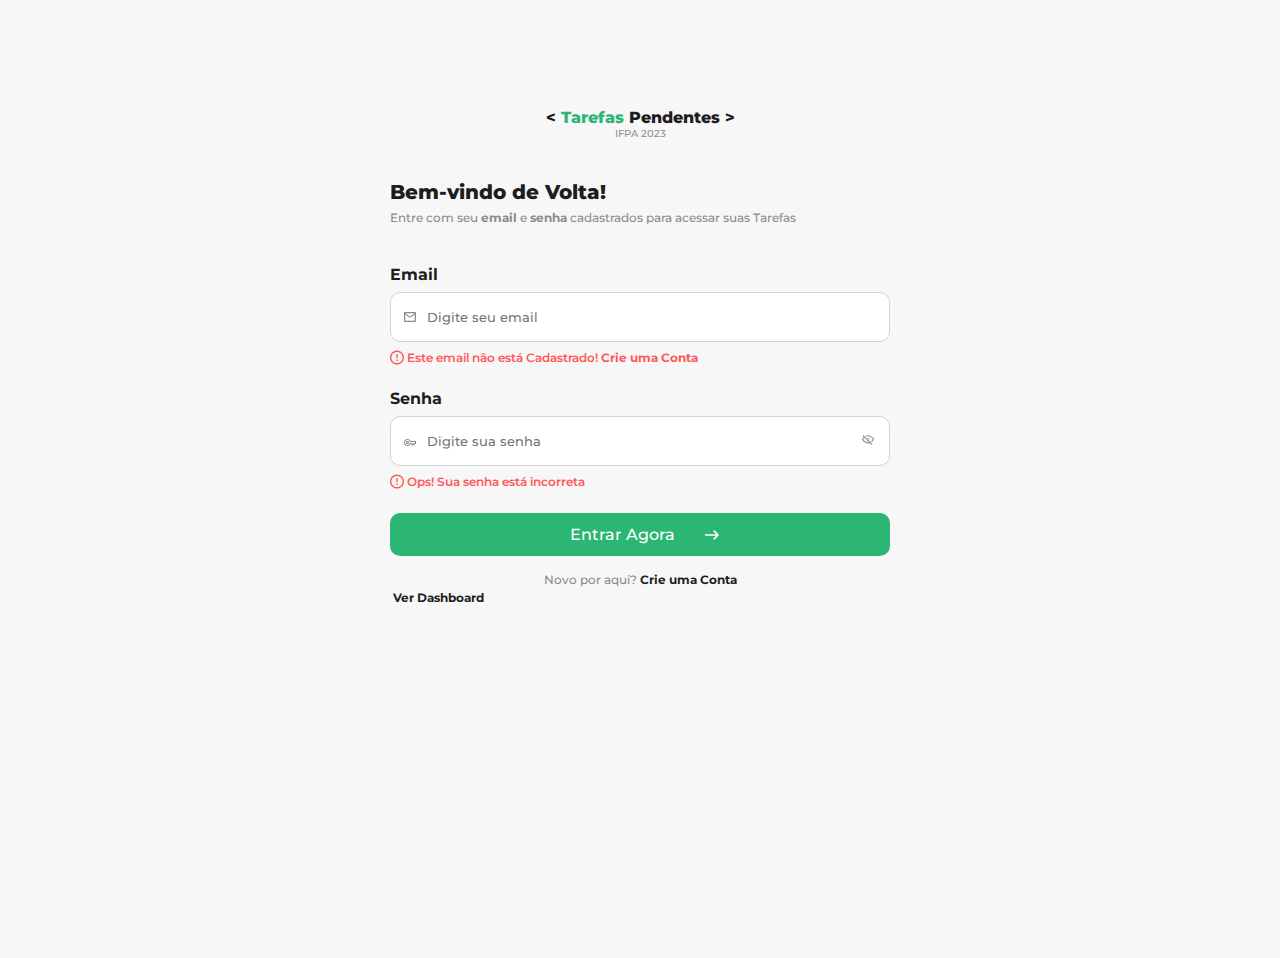
<file: index.html>
<!DOCTYPE html>
<html lang="pt-br">
<head>
    <meta charset="UTF-8">
    <meta name="viewport" content="width=device-width, initial-scale=1.0">
    <title>Login | Tarefas Pendentes IFPA</title>

    <link rel="stylesheet" href="./src/styles/index.css">
    <script src="/src/scripts/senha.js"></script>   
</head>

<body style="background-color: #F7F7F7; min-height: 100vh;display: flex;justify-content: center; margin-bottom: 50px;">
    <div class="body-style" style="width: 500px;">

            <div class="logo-text" style="display: flex; flex-direction: column; align-items: center; margin-top: 40px; margin-bottom: 40px;"> 
                <div class="logo-bold" style="font-size: 16px; font-weight: 800;"> &lt <span class="logo-text verde" style="color:#2BB673;">Tarefas </span>Pendentes &gt</div>
                <div class="logo-slim" style="font-size: 10px; font-weight: 500; color: #8d8d8d;">IFPA 2023</div>
            </div>

            <div class="Login-header">
                <div style="display: flex; flex-direction: row; align-items: center;">
                    <div class="title-header">
                        <span class="extrabold" style="margin-bottom: 6px;"> Bem-vindo de Volta!</span></span>
                        <span class="subtitle">Entre com seu <span class="subtitle-bold"> email </span> e <span class="subtitle-bold">senha</span> cadastrados para acessar suas Tarefas</span>
                    </div>
                </div>
            
            <form action="#" method="post" autocomplete="on">

                <div class="login-div" id="iemail" style="margin-top: 40px;">
                    <span class="title-section">Email</span>

                    <label for="input" class="label"><img src="./src/components/images/Email.svg" alt="Email"></label>                    
                    <input type="email" name="email" class= "input-text" required placeholder="Digite seu email">
                    
                    <span class="input-error" style="display: flex;"> <img src="./src/components/images/Error.svg" style="margin-right: 3px;"> Este email não está Cadastrado! <a class="input-error-link" href="create-profile.html" alt="Criar uma Conta" style="margin-left: 3px ;"> Crie uma Conta</a></div></span>
                

                    <div class="login-div" id="isenha">
                        <span class="title-section">Senha</span>

                        <label for="input" class="label" style="top: 42px;"><img src="./src/components/images/Vector.svg" alt="Senha"></label>

                        <button for="input" class="label" style="left: auto; top: 44px; right: 10px; padding: 0px 6px ;" id="showPassword" onclick="mostrarSenha()"><img id="ver" src="./src/components/images/Olho  ( Desabilitado).svg" alt="Ver Senha"></button>

                        <input type="password" name="senha" class="senha input-text" id="password" minlength="6" maxlength="14" required placeholder="Digite sua senha">
                                                
                        <span class="input-error" style="display: flex;"> <img src="./src/components/images/Error.svg" style="margin-right: 3px;"> Ops! Sua senha está incorreta</span>

                </div>
                
                <div class="login-div" id="isub" style="margin-top: 0px;">

                    <label for="input" class="label" style="top: 36px; left: auto;  margin-left: 63%; box-sizing: border-box;"><img src="./src/components/images/Seta (Entrar).svg" alt="Entrar Agora"></label>

                    <input type="submit" class="input-submit" value="Entrar Agora"> 
                </div>
            </form>

            <div class="paragrapher" style="margin-top: 16px; display: flex;
            justify-content: center;">Novo por aqui? <a class="paragrapher link"href="./src/pages/create-profile.html" alt="Criar uma Conta" style="margin-left: 3px ;"> Crie uma Conta</a></div>

            <a class="paragrapher link"href="./src/pages/dashboard.html" alt="Criar uma Conta" style="margin-left: 3px ;"> Ver Dashboard</a>
        </div>
        </div>
</body>
</html>
</file>
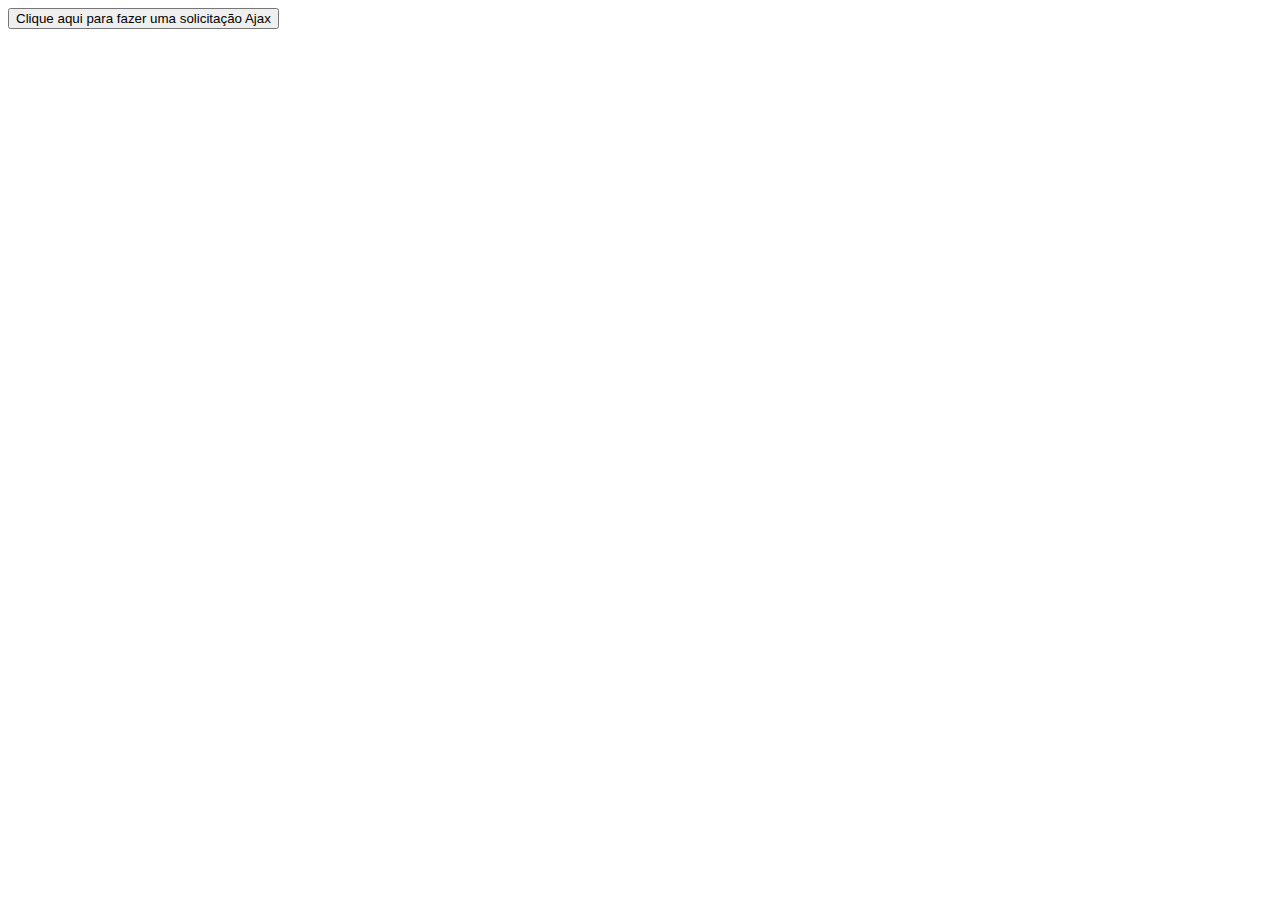
<file: teste.html>
<!DOCTYPE html>
<html lang="en">
<head>
  <meta charset="UTF-8">
  <meta http-equiv="X-UA-Compatible" content="IE=edge">
  <meta name="viewport" content="width=device-width, initial-scale=1.0">
  <title>Document</title>

  <script src="https://code.jquery.com/jquery-3.6.0.min.js"></script>
  <script>
    $(document).ready(function() {
      $("#botao-ajax").click(function() {
        $.ajax({
          url: "task.php",
          type: "GET",
          //data: {},
          success: function(result) {
            $("#resultado-ajax").html(result);
          },
          error: function() {
            alert("Ocorreu um erro ao enviar a solicitação Ajax.");
          }
        });
      });
    });
  </script>

  <link rel="stylesheet" href="./src/styles/dashboard.css">
</head>
<body>
  <button id="botao-ajax">Clique aqui para fazer uma solicitação Ajax</button>
  <div id="resultado-ajax"></div>

</body>
</html>
</file>
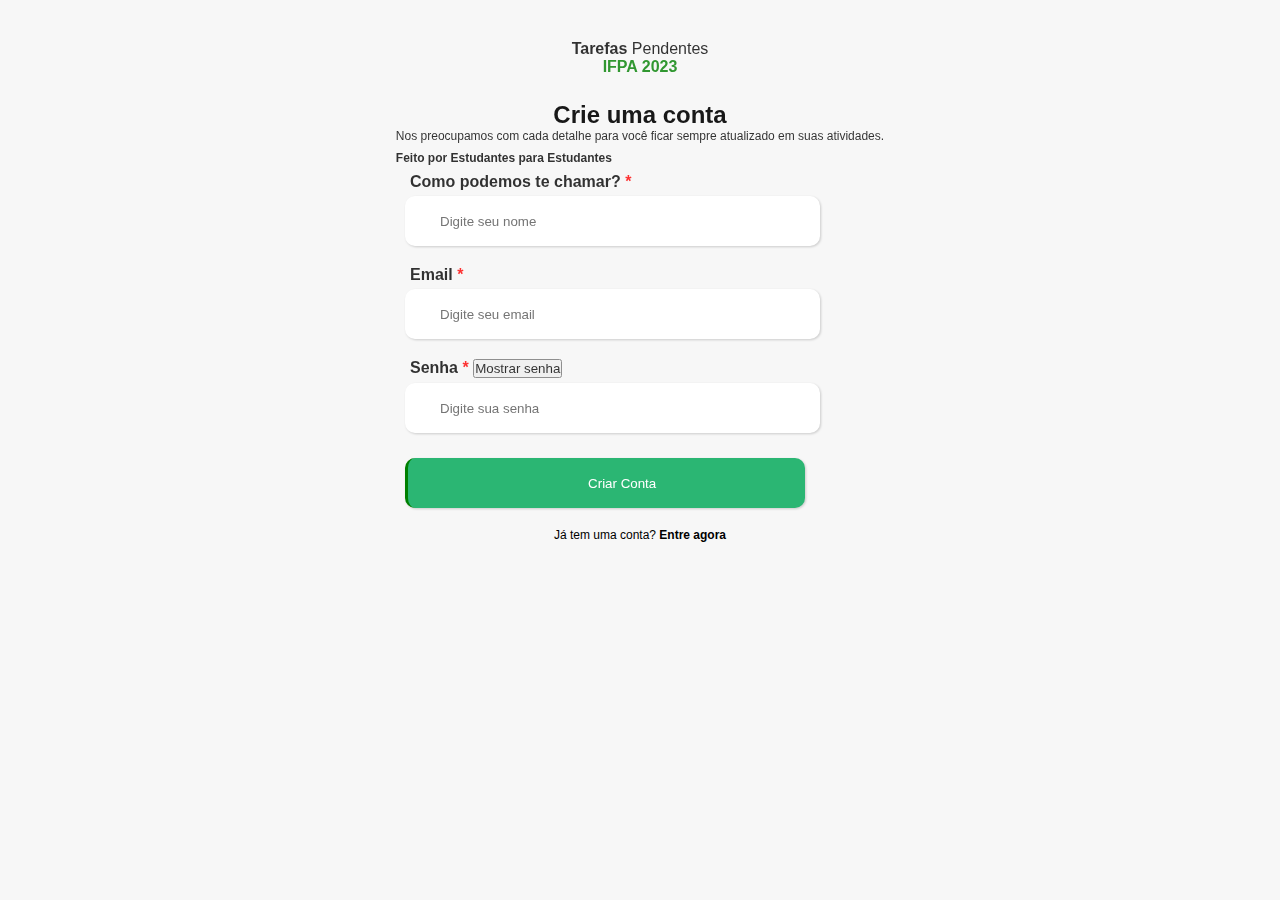
<file: src/pages/cadastro.html>
<!DOCTYPE html>
<html lang="en">
<head>
    <meta charset="UTF-8">
    <meta http-equiv="X-UA-Compatible" content="IE=edge">
    <meta name="viewport" content="width=device-width, initial-scale=1.0">
    <title>cadastro</title>
    <!--Link para os estilos-->
    <link rel="stylesheet" href="../styles/cadastro.css">
    <link rel="stylesheet" href="../styles/MediaQuery.css">
    <!--Link para os scripts-->
</head>
<body>
    <div class="header">
        <span class="span_bold">Tarefas</span> Pendentes
        <span class="span_bold" style="display: block; color: green;">IFPA 2023</span>
    </div>
    <section>
        <h2>Crie uma conta</h2>
        <div class="paragrafos">
            <p class="content">Nos preocupamos com cada detalhe para você ficar sempre atualizado em suas atividades.</p>
            <p class="content"><b>Feito por Estudantes para Estudantes</b></p>
        </div>
        <form action="#" method="post" autocomplete="on">
            <label for="inome">Como podemos te chamar?
                <span style="color: red
                ;">*</span>
            </label>
            
            <input type="text" name="nome" id="inome" placeholder="Digite seu nome" required autocomplete="name">

            <label for="iemail">Email
                <span style="color: red
                ;">*</span>
            </label>
            
            <input type="email" name="iemail" id="iemail" placeholder="Digite seu email" required autocomplete="email">

            <label for="isenha">Senha
                <span style="color: red
                ;">*</span>
                <button type="button" id="showPassword">Mostrar senha</button>
            </label>
            
            <input type="password" name="senha" id="isenha" placeholder="Digite sua senha" required autocomplete="current-password">
            <label for="isubmit">
        
            </label>
            <input type="submit" id="isubmit" value="Criar Conta " class="submit">
        </form>
        
        <span style="font-size: 12px;">Já tem uma conta?<a href="../../index.html" style="text-decoration: none;"> Entre agora</a></span>
    </section>
    <script>
        const passwordInput = document.getElementById("isenha");
        const showPasswordButton = document.getElementById("showPassword");
    
        showPasswordButton.addEventListener("click", function() {
        if (passwordInput.type === "password") {
            passwordInput.type = "text";
            showPasswordButton.textContent = "Ocultar senha";
        } else {
            passwordInput.type = "password";
            showPasswordButton.textContent = "Mostrar senha";
        }
        });
    </script>
</body>
</html>
</file>
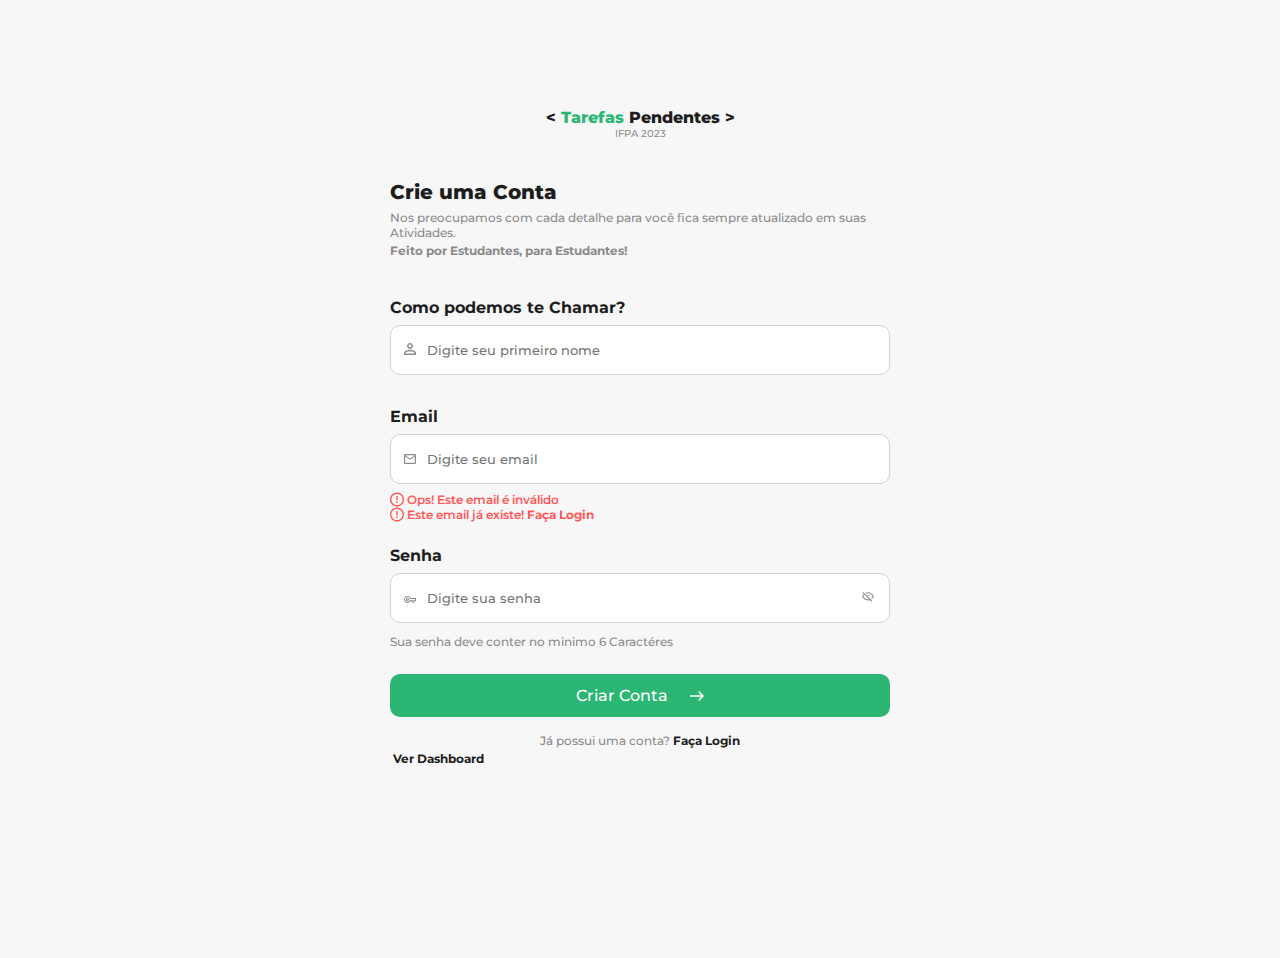
<file: src/pages/create-profile.html>
<!DOCTYPE html>
<html lang="pt-br">
<head>
    <meta charset="UTF-8">
    <meta name="viewport" content="width=device-width, initial-scale=1.0">
    <title>Crie uma Conta | Tarefas Pendentes IFPA</title>

    <link rel="stylesheet" href="../styles/create-profile.css">
    <script src="../scripts/senha.js"></script>
    <script src="../scripts/AjaxCreateProfile.js"></script>
</head>

<body style="background-color: #F7F7F7; min-height: 100vh;display: flex;justify-content: center; margin-bottom: 50px;">
    <div class="body-style" style="width: 500px;">

            <div class="logo-text" style="display: flex; flex-direction: column; align-items: center; margin-top: 40px; margin-bottom: 40px;"> 
                <div class="logo-bold" style="font-size: 16px; font-weight: 800;"> &lt <span class="logo-text verde" style="color:#2BB673;">Tarefas </span>Pendentes &gt</div>
                <div class="logo-slim" style="font-size: 10px; font-weight: 500; color: #8d8d8d;">IFPA 2023</div>
            </div>

            <div class="Login-header">
                <div style="display: flex; flex-direction: row;     align-items: center;">
                    <div class="title-header">
                        <span class="extrabold" style="margin-bottom: 6px;"> Crie uma Conta</span></span>
                        <span class="subtitle">Nos preocupamos com cada detalhe para você fica sempre atualizado em suas Atividades.</br></span>
                        <span class="subtitle-bold" style="margin-top: 3px;"> Feito por Estudantes, para Estudantes!</span>
                    </div>
                </div>
            
                <form action="#" method="post" autocomplete="on">

                    <div class="login-div" id="iuser" style="margin-top: 40px;">
                        <span class="title-section">Como podemos te Chamar?</span>

                        <label for="input" class="label"><img src="../components/images/Pessoa (Nome de Usuário).svg" alt="Email"></label>      
                        <input type="text" name="nome" id="inome" class= "input-text" required placeholder="Digite seu primeiro nome">
                    </div>

                    <div class="login-div">
                        <span class="title-section">Email</span>
                        <label for="input" class="label"><img src="../components/images/Email.svg" alt="Email"></label>
                        <input type="email" name="email" id="iemail" class= "input-text" required placeholder="Digite seu email">

                        <span class="input-error" style="display: flex;"> <img src="../components/images/Error.svg" style="margin-right: 3px;"> Ops! Este email é inválido</span>

                        <span class="input-error" style="display: flex;"> <img src="../components/images/Error.svg" style="margin-right: 3px;"> Este email já existe! <a class="input-error-link" href="index.html" alt="Faça Login" style="margin-left: 3px ;"> Faça Login</a></span>
                    </div>
                    

                    <div class="login-div" id="isenha">
                        <span class="title-section">Senha</span>

                        <label for="input" class="label" style="top: 42px;"><img src="../components/images/Vector.svg" alt="Senha"></label>

                        <button for="input" class="label" id="showPassword" style="left: auto; top: 44px; right: 10px; padding: 0px 6px ;"><img id="ver" src="../components/images/Olho  ( Desabilitado).svg" alt="Ver Senha"></button>

                        <input type="password" name="senha" id="password" class="senha input-text" minlength="6" maxlength="14" required placeholder="Digite sua senha">
                        <span class="subtitle">Sua senha deve conter no minimo 6 Caractéres</br></span>

                      </div>
                      
                      
                
                <div class="login-div" id="isub" style="margin-top: 0px;">

                    <label for="input" class="label" style="top: 36px; left: auto;  margin-left: 60%; box-sizing: border-box;"><img src="../components/images/Seta (Entrar).svg" alt="Entrar Agora"></label>

                    <input type="submit" class="input-submit" value="Criar Conta"> 
                </div>
            </form>
            
            <div class="paragrapher" style="margin-top: 16px; display: flex;
            justify-content: center;">Já possui uma conta? <a class="paragrapher link" href="index.html" alt="Faça Login" style="margin-left: 3px ;"> Faça Login</a></div>
            <a class="paragrapher link" href="./dashboard.html" alt="Criar uma Conta" style="margin-left: 3px ;"> Ver Dashboard</a>
        </div>
        </div>
            
        </div>
    </div>
    <script src="../scripts/AjaxCreateProfile.js"></script>
</body>
</html>
</file>
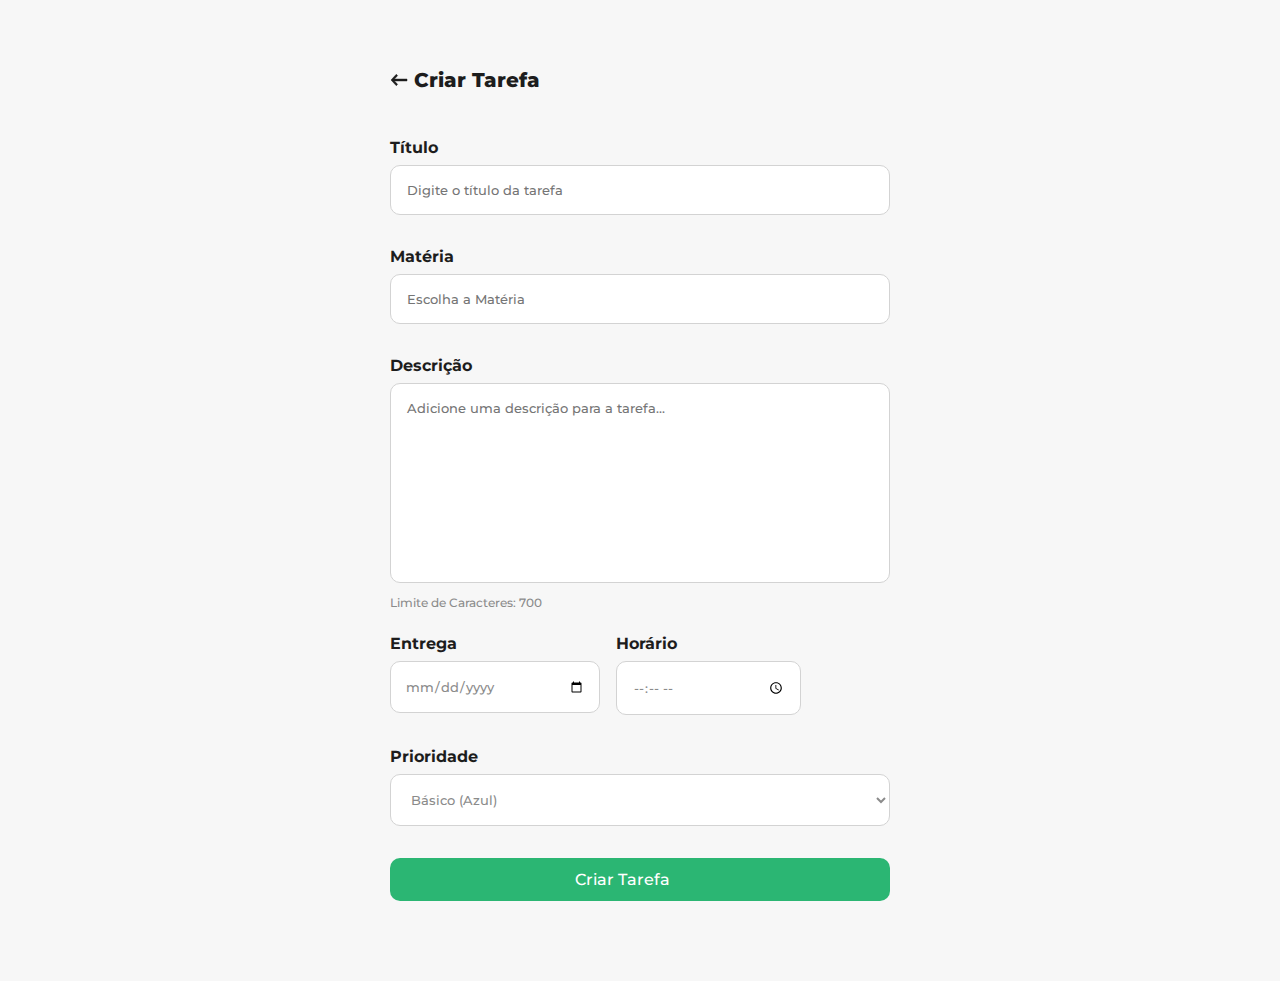
<file: src/pages/create-task.html>
<!DOCTYPE html>
<html lang="pt-br">
<head>
    <meta charset="UTF-8">
    <meta name="viewport" content="width=device-width, initial-scale=1.0">
    <title>Crie Atividade | Tarefas Pendentes IFPA</title>

    <link rel="stylesheet" href="../styles/create-task.css">
    <script scr="scripts.js"></script>
    <script src="../scripts/AjaxCreateTask.js"></script>
    <script>
        // Seleciona o formulário
        const form = document.querySelector('form');
    
        // Adiciona o evento de submit ao formulário
        form.addEventListener('submit', (event) => {
            // Previne o comportamento padrão do formulário de recarregar a página
            event.preventDefault();
    
            // Chama a função createTask() definida em AjaxCreateTask.js
            createTask();
        });
    </script>
    
</head>

<body style="background-color: #F7F7F7; min-height: 100vh;display: flex;justify-content: center; margin-bottom: 50px;">
    <div class="body-style" style="width: 500px;">
           
            <div class="Login-header">
            <div style="display: flex; flex-direction: row; align-items: center;">
                <div class="title-header">
                <a href="dashboard.html" class="extrabold" style="margin-bottom: 6px;"><img src="../components/images/Seta (sair).svg"> Criar Tarefa</a>
                </div>
            </div>
            
            <form autocomplete="on">
                <div class="login-div" style="margin-top: 40px;" >
                    <span class="title-section">Título</span>
                    <input type="text" name="titulo" id="titulo" class= "input-text no-icon" required placeholder="Digite o título da tarefa">
                </div>

                <div class="login-div" >
                    <span class="title-section">Matéria</span>
                    <input type="text" name="materia" id="materia" class= "input-text no-icon" required placeholder="Escolha a Matéria" list="listmat">
                    <datalist id="listmat">
                        <option >Análise e Desenvolvimento de Sistemas</option>
                        <option >Biologia</option>
                        <option >Matemática</option>
                        <option >Lingua Portuguesa</option>
                    </datalist>
                </div>

                <div class="login-div">
                    <span class="title-section">Descrição</span>
                    <textarea id="descricao" class= "input-text no-icon descripition" maxlength="700" overflow="auto" placeholder="Adicione uma descrição para a tarefa..." style="resize: none;"></textarea>
                    <div class="subtitle">Limite de Caracteres: 700</span>
                </div>

                <div style="display: flex; flex-direction: row;">
                        
                    <div class="login-div" style="margin-right: 16px">
                        <span class="title-section">Entrega</span>
                        <input type="date" id="entrega" class= "input-data" required min="today" max="2023-12-31" placeholder="20/02/2023">
                    </div>

                    <div class="login-div" >
                        <span class="title-section">Horário</span>
                        <input type="time" id="horario" name="materia" class= "input-text no-icon" required placeholder="Nivel de Prioridade" list="listprior">
                    </div>
                </div>

                <div class="login-div" >
                    <span class="title-section">Prioridade</span>
                <select name="materia" class= "input-text no-icon" required placeholder="Nivel de Prioridade" list="listprior">
                <datalist id="prioridade">
                    <option selected id="list-1" value="Básico">Básico (Azul)</option>
                    <option id="list-2" value="Intermediário"> Intermediário (Amarelo)</option>
                    <option id="list-3" value="Urgente"> Urgente (Vermelho)</option>
                </datalist></select>
                
            </div>
                <input type="submit" id="create-task" class="input-submit"  value="Criar Tarefa"> 
            
            </form>
        </div>
        </div>

            
        </div>
    </div>     
    
</body>
</html>
</file>
<file: src/styles/index.css>
@import url('https://fonts.googleapis.com/css2?family=Montserrat:ital,wght@0,100;0,200;0,300;0,400;0,500;0,600;0,700;0,800;0,900;1,100;1,200;1,300;1,400;1,500;1,600;1,700;1,800;1,900&display=swap');

body {
    font-family: 'Montserrat', sans-serif;
    color: #1D1D1D;
    font-weight: 500;
}

/*Configurações de Corpo*/
.body-style{
    margin: 60px 30px 30px 30px;
} 

.dashboard-body{
    display: flex; 
    flex-direction: column;
}

.rotate {
    transform: rotate(-90deg);
    transition: transform 0.1s ease;
}

/*Cabeçalho Dashboard*/
.dashboard-header{
    display: flex;
    flex-direction: row; 
    align-items: center; 
    margin-bottom: 40px;
    justify-content: space-between;
}

.login-header{
    display: flex;
    flex-direction: row; 
    align-items: center; 
    margin-bottom: 40px;
    justify-content: space-between;
}
#btnAdicionarTarefa{
    cursor: pointer;
}
.login-div{
    position: relative;
    margin-top: 24px;
}
.profile-photo{
    height: 40px; 
    width: 40px; 
    border-radius: 20px;
}

/*Configurações de Logo*/
textarea::-webkit-scrollbar{
    background-color: transparent;
    width: 5px;
    cursor: pointer;
}

textarea::-webkit-scrollbar-thumb{
    background-color: #cccccc;
    width: 5px;
}

::-webkit-scrollbar{
    background-color: #f7f7f7;
    width: 0px;
    cursor: pointer;
    border-top-left-radius: 10px;
}
::-webkit-scrollbar-thumb{
    background-color: #cccccc;
    width: 0px;
    border-radius: 10px;
}

/* Configurações de Texto*/

.title-header{
    font-size: 20px;
    display: flex; 
    flex-direction: column;
}

.title-section{
    font-size: 16px;
    font-weight: 700;
    margin-bottom: 8px;
}
.drop{
    margin-bottom: 0px;
}


.bold{ 
    font-weight: 700;
    color: #1d1d1d;
}
.extrabold{
    font-weight: 800;
    color: #1d1d1d;
    text-decoration: none;
}

.subtitle{ 
    color: #8B8B8B;
    font-size: 12px; 
    font-weight: 500;
}
.subtitle-bold{
    color: #8B8B8B;
    font-size: 12px; 
    font-weight: 700;
}
.button-text{
    font-size: 15px;
    font-weight: 600;
    color: #fff;
}
.disable{
    color: #8B8B8B;
}

.paragrapher{
    font-size: 12px;
    color: #8B8B8B;
}

.link{
    color: #1D1D1D;
    font-weight: 700;
    text-decoration: none;
}
.link:hover{
    color: #000000;
}

.link:focus{
    color: #000000;
}
/*Barra de Progresso*/

.bar {
    margin-bottom: 40px
}

.progress-bar {
    background-color: #F0F0F0; 
    width: 100% ;
    height: 5px; 
    position: relative;
    margin: 8px 0px; 
    border-radius: 5px;
}

.top-bar{
    background-color: #2BB673; 
    width: 72%;
    margin-top: -13px;
}

/*Configurações de Task*/
.task{
    background-color: #fff; 
    padding: 16px 14px; 
    border-radius: 10px; 
    border: 1px solid #d3d3d3;
    display: flex; 
    flex-direction: row;
    justify-content: space-between;
    margin: 8px 0px;
}

.task-div{
    margin-bottom: 32px;
}

.task-name{
    display: flex; 
    flex-direction: column;
}

.task-title{
    font-size: 13px;
    font-weight: 700;
}

.task-date{
    margin-left: 8px;
}

.drop-task {
    max-height: 0;
    overflow: hidden;
    transition: max-height 0.5s ease;
}
.drop-title{
    display: flex; 
    align-items: center; 
    justify-content: space-between; 
    cursor: pointer; 
}

.drop-task-visible {
    max-height: 1000px; /* ou qualquer valor suficientemente grande */
}


.priority{
    display: flex; 
    border-radius: 20px; 
    margin-left: 8px; 
    width: 8px; 
    height: 8px; 
    float: right;
}

.right{
    margin-right: 8px;
    margin-left: 16px;
}

.urgente{
    background-color: #FF5858;
}
.intermediario{
    background-color: #F8D351;
}
.basico{
    background-color: #3879C1;
}
.concluido{
    background-color: #2BB673;
    
    padding: 4px;
}

/*Configurações de Botão*/
.button-primary{
    padding: 12px 100%;
    background-color: #2BB673;
}
.create-task-button{
    display: flex;
    align-items: center;
    position: fixed; 
    right: 32px; 
    bottom: 50px;
    padding: 12px 16px;
    background-color: #2BB673;
    border-radius: 20px;
    text-decoration: none;
}
.input-submit:hover,:focus,
.create-task-button:hover,:focus{
    background-color: #23a064;
    text-decoration: none;
}
/*Configurações de Input*/

.input-text{
    background-color: #fff; 
    padding: 16px 14px; 
    padding-left: 36px;
    border-radius: 10px; 
    margin: 8px 0px;
    border: 1px solid #d3d3d3;
    outline: none;
    width: 100%;
    box-sizing: border-box;
    font-family: 'Montserrat', sans-serif;
    color: #8B8B8B;
    font-size: 13px; 
    font-weight: 500;
}

.no-icon{
    padding-left: 16px;
    box-sizing: border-box;
    width: 100%;
}

.descripition{
    height: 200px;
}


.label{
    position: absolute;
    top: 42px;
    left: 14px;
    
}

.input-submit{
    margin-top: 24px;
    padding: 12px 0px;
    box-sizing: border-box;
    width: 100%;
    border-radius: 10px;
    outline: none;
    border: none;
    text-indent: -36px;
    font-family: "Montserrat";
    font-weight: 500;
    font-size: 16px;
    background-color: #2BB673;
    color:#fff ;
}

.input-data{
    background-color: #fff; 
    padding: 16px 14px; 
    border-radius: 10px; 
    margin: 8px 0px;
    border: 1px solid #d3d3d3;
    width: 100%;
    box-sizing: border-box;
    cursor: text;
    outline: none;
    font-family: 'Montserrat', sans-serif;
    color: #8B8B8B;
    font-size: 13px; 
    font-weight: 500;
}

input[type="text"]:hover,:focus,
input[type="email"]:hover,:focus,
input[type="password"]:hover,:focus,
input[type="datetime-local"]:hover,:focus{
    background-color: #F0F0F0;
    border: 1px solid #d3d3d3;
}


.input-error{
    color: #FF5858;
    font-size: 12px; 
    font-weight: 600;
}

.input-error-link{
    color: #FF5858;
    font-size: 12px; 
    font-weight: 700;
    text-decoration: none;
}

.input-error-link:hover{
    color: #f34545;
}
.select{
    background-color: #fff; 
    padding: 16px 14px; 
    border-radius: 10px; 
    margin: 8px 0px;
    border: none;
    max-width: 100%;
    box-sizing: border-box;
    outline: none;
    font-family: 'Montserrat', sans-serif;
    color: #8B8B8B;
    font-size: 13px; 
    font-weight: 500;
}

#showPassword{
    border: none;
    background-color: #FFFFFF;
}
.select:hover,:focus{
    background-color: #F0F0F0;
    border: 1px solid #d3d3d3;
}

.droplist{
    background-color: #fff;
    border-radius: 10px;
    display: none;
}

.itenlist{
    display: flex;
    align-items: center;
    font-family: 'Montserrat', sans-serif;
    padding: 6px 0px;
    height: 30px;
    cursor: pointer;
    transition: .3s;
    color: #8B8B8B;
    font-size: 13px; 
    font-weight: 500;
}
.itenlist:hover{
    background-color: #F0F0F0;
}
</file>
<file: src/styles/dashboard.css>
@import url('https://fonts.googleapis.com/css2?family=Montserrat:ital,wght@0,100;0,200;0,300;0,400;0,500;0,600;0,700;0,800;0,900;1,100;1,200;1,300;1,400;1,500;1,600;1,700;1,800;1,900&display=swap');

body {
    font-family: 'Montserrat', sans-serif;
    color: #1D1D1D;
    font-weight: 500;
}

/*Configurações de Corpo*/
.body-style{
    margin: 60px 30px 30px 30px;
} 

.dashboard-body{
    display: flex; 
    flex-direction: column;
}

.rotate {
    transform: rotate(-90deg);
    transition: transform 0.1s ease;
}

/*Cabeçalho Dashboard*/
.dashboard-header{
    display: flex;
    flex-direction: row; 
    align-items: center; 
    margin-bottom: 40px;
    justify-content: space-between;
}

.login-header{
    display: flex;
    flex-direction: row; 
    align-items: center; 
    margin-bottom: 40px;
    justify-content: space-between;
}
#btnAdicionarTarefa{
    cursor: pointer;
}
.login-div{
    position: relative;
    margin-top: 24px;
}
.profile-photo{
    height: 40px; 
    width: 40px; 
    border-radius: 20px;
}
::-webkit-scrollbar{
    background-color: #f7f7f7;
    width: 0px;
    cursor: pointer;
    border-top-left-radius: 10px;
}
::-webkit-scrollbar-thumb{
    background-color: #cccccc;
    width: 0px;
    border-radius: 10px;
}

/* Configurações de Texto*/

.title-header{
    font-size: 20px;
    display: flex; 
    flex-direction: column;
}

.title-section{
    font-size: 16px;
    font-weight: 700;
    margin-bottom: 8px;
}
.drop{
    margin-bottom: 0px;
}


.bold{ 
    font-weight: 700;
    color: #1d1d1d;
}
.extrabold{
    font-weight: 800;
    color: #1d1d1d;
    text-decoration: none;
}

.subtitle{ 
    color: #8B8B8B;
    font-size: 12px; 
    font-weight: 500;
}
.subtitle-bold{
    color: #8B8B8B;
    font-size: 12px; 
    font-weight: 700;
}
.button-text{
    font-size: 15px;
    font-weight: 600;
    color: #fff;
}
.disable{
    color: #8B8B8B;
}

.paragrapher{
    font-size: 12px;
    color: #8B8B8B;
}

.link{
    color: #1D1D1D;
    font-weight: 700;
    text-decoration: none;
}
.link:hover{
    color: #000000;
}

.link:focus{
    color: #000000;
}
/*Barra de Progresso*/

.bar {
    margin-bottom: 40px
}

.progress-bar {
    background-color: #F0F0F0; 
    width: 100% ;
    height: 5px; 
    position: relative;
    margin: 8px 0px; 
    border-radius: 5px;
}

.top-bar{
    background-color: #2BB673; 
    width: 72%;
    margin-top: -13px;
}

/*Configurações de Task*/
.task{
    background-color: #fff; 
    padding: 16px 14px; 
    border-radius: 10px; 
    border: 1px solid #d3d3d3;
    display: flex; 
    flex-direction: row;
    justify-content: space-between;
    margin: 8px 0px;
}

.task-div{
    margin-bottom: 32px;
}

.task-name{
    display: flex; 
    flex-direction: column;
}

.task-title{
    font-size: 13px;
    font-weight: 700;
}

.task-date{
    margin-left: 8px;
}

.drop-task {
    max-height: 0;
    overflow: hidden;
    transition: max-height 0.5s ease;
}
.drop-title{
    display: flex; 
    align-items: center; 
    justify-content: space-between; 
    cursor: pointer; 
}

.drop-task-visible {
    max-height: 1000px; /* ou qualquer valor suficientemente grande */
}


.priority{
    display: flex; 
    border-radius: 20px; 
    margin-left: 8px; 
    width: 8px; 
    height: 8px; 
    float: right;
}

.right{
    margin-right: 8px;
    margin-left: 16px;
}

.urgente{
    background-color: #FF5858;
}
.urgente-task{
    background-color: #ff58581a;
}

.intermediario{
    background-color: #F8D351;
}
.basico{
    background-color: #3879C1;
}
.concluido{
    background-color: #2BB673;
    
    padding: 4px;
}

/*Configurações de Botão*/
.button-primary{
    padding: 12px 100%;
    background-color: #2BB673;
}
.create-task-button{
    display: flex;
    align-items: center;
    position: fixed; 
    right: 32px; 
    bottom: 50px;
    padding: 12px 16px;
    background-color: #2BB673;
    border-radius: 20px;
    text-decoration: none;
}

.no-icon{
    padding-left: 16px;
    box-sizing: border-box;
    width: 100%;
}

.droplist{
    background-color: #fff;
    border-radius: 10px;
    display: none;
}

.itenlist{
    display: flex;
    align-items: center;
    font-family: 'Montserrat', sans-serif;
    padding: 6px 0px;
    height: 30px;
    cursor: pointer;
    transition: .3s;
    color: #8B8B8B;
    font-size: 13px; 
    font-weight: 500;
}
.itenlist:hover{
    background-color: #F0F0F0;
}
</file>
<file: src/styles/cadastro.css>
@charset "utf-8";

*{
    margin: 0;
    padding: 0;
}
@import url('https://fonts.googleapis.com/css2?family=Montserrat:ital,wght@0,100;0,200;0,300;0,400;0,500;0,600;0,700;0,800;0,900;1,100;1,200;1,300;1,400;1,500;1,600;1,700;1,800;1,900&display=swap');

:root{
    --background: #F7F7F7;
    --background-button: #2BB673;
    --background-button-hover: #137948;
}

html{
    background-color: #FFFFFF;
    font-family: 'Montserrat', sans-serif;
}
body{
    background-color: var(--background);
    height: 100vh;
}
div.header{
    margin: auto;
    padding-top: 40px;
    text-align: center;
    margin-bottom: 25px;
    opacity: .8;
}
h2{
    font-weight: 600;
    opacity: .9;
}
p.content{
    font-size: 12px;
    width: 100%;
    text-align: justify;
    opacity: .8;
    margin-bottom: 8px;
}
div.paragrafos{
    padding: 0 15px;
    text-align: center;
}
input, label{
    text-indent: 20px;
}
section{
    display: flex;
    flex-direction: column;
    align-items: center;
    margin: auto;
}
section form{
    display: flex;
    flex-direction: column;
}
form label{
    margin-bottom: 5px;
    opacity: .8;
}
section form input{
    margin-left: 5px;
    margin-bottom: 20px;
    width: 270px;
    height: 40px;
    left: 32px;
    border-radius: 10px;
    padding-left: 15px;
    border: none;
    filter: drop-shadow(1px 1px 1px rgba(0, 0, 0, 0.178));
}
section form input:hover{
    border: none;
    border-bottom: 3px solid green;
    transition: all .3s;
}
section form label{
    font-weight: bold;
}

form .submit{
    background-color: var(--background-button);
    color: #FFFFFF;
    cursor: pointer;
    border-left: 3px solid green;
}
form .submit:hover{
    background: var(--background-button-hover);
    transition: all .7s;
}
span.span_bold{
    font-weight: bold;
}
span a{
    color: black;
    cursor: pointer;
    font-weight: bold;
}
label img.seta_entrar{
    transform: translate(950%, 250%);
}
</file>
<file: src/styles/MediaQuery.css>
@charset "utf-8";
/*Todas as demais mídias*/
/*Typical Device BreakPoints0
Pequenas telas: até 600px
Celular: Até 600px até 768px
Tablet: 768px até 992px
Desktop: 992px até 1200px
Grandes telas: Acima de 1200px
*/


@media screen and (min-width: 320px) and (max-width: 500px){
   
}
@media print{ /*Impressão*/
    
}

@media screen and (min-width: 500px) and (max-width: 900px){
    section{
        max-width: 700px;
        margin: auto;
    }
    section form{
        width: 500px;
    }
    section form input{
        margin-left: 15px;
        width: 80%;
        height: 50px;
    }
}
@media screen and (min-width: 401px) and (max-width: 500px){/*celular*/
    /*Quando o site atingir a largura máxima de 760px*/
}


@media screen and (min-width: 768px) and (max-width: 992px) {/*Tablet*/
   
}

@media screen and (min-width: 992px){/*Desktop*/
    section{
        max-width: 700px;
        margin: auto;
    }
    section form{
        width: 500px;
    }
    section form input{
        margin-left: 15px;
        width: 400px;
        height: 50px;
    }
}

@media screen and (min-width: 1200px){/*Telas grandes */
   
}
</file>
<file: src/styles/create-profile.css>
@import url('https://fonts.googleapis.com/css2?family=Montserrat:ital,wght@0,100;0,200;0,300;0,400;0,500;0,600;0,700;0,800;0,900;1,100;1,200;1,300;1,400;1,500;1,600;1,700;1,800;1,900&display=swap');

body {
    font-family: 'Montserrat', sans-serif;
    color: #1D1D1D;
    font-weight: 500;
}

/*Configurações de Corpo*/
.body-style{
    margin: 60px 30px 30px 30px;
} 

.dashboard-body{
    display: flex; 
    flex-direction: column;
}

.rotate {
    transform: rotate(-90deg);
    transition: transform 0.1s ease;
}

/*Cabeçalho Dashboard*/
.dashboard-header{
    display: flex;
    flex-direction: row; 
    align-items: center; 
    margin-bottom: 40px;
    justify-content: space-between;
}

.login-header{
    display: flex;
    flex-direction: row; 
    align-items: center; 
    margin-bottom: 40px;
    justify-content: space-between;
}
#btnAdicionarTarefa{
    cursor: pointer;
}
.login-div{
    position: relative;
    margin-top: 24px;
}
.profile-photo{
    height: 40px; 
    width: 40px; 
    border-radius: 20px;
}

/*Configurações de Logo*/
textarea::-webkit-scrollbar{
    background-color: transparent;
    width: 5px;
    cursor: pointer;
}

textarea::-webkit-scrollbar-thumb{
    background-color: #cccccc;
    width: 5px;
}

::-webkit-scrollbar{
    background-color: #f7f7f7;
    width: 0px;
    cursor: pointer;
    border-top-left-radius: 10px;
}
::-webkit-scrollbar-thumb{
    background-color: #cccccc;
    width: 0px;
    border-radius: 10px;
}

/* Configurações de Texto*/

.title-header{
    font-size: 20px;
    display: flex; 
    flex-direction: column;
}

.title-section{
    font-size: 16px;
    font-weight: 700;
    margin-bottom: 8px;
}
.drop{
    margin-bottom: 0px;
}


.bold{ 
    font-weight: 700;
    color: #1d1d1d;
}
.extrabold{
    font-weight: 800;
    color: #1d1d1d;
    text-decoration: none;
}

.subtitle{ 
    color: #8B8B8B;
    font-size: 12px; 
    font-weight: 500;
}
.subtitle-bold{
    color: #8B8B8B;
    font-size: 12px; 
    font-weight: 700;
}
.button-text{
    font-size: 15px;
    font-weight: 600;
    color: #fff;
}
.disable{
    color: #8B8B8B;
}

.paragrapher{
    font-size: 12px;
    color: #8B8B8B;
}

.link{
    color: #1D1D1D;
    font-weight: 700;
    text-decoration: none;
}
.link:hover{
    color: #000000;
}

.link:focus{
    color: #000000;
}
/*Barra de Progresso*/

.bar {
    margin-bottom: 40px
}

.progress-bar {
    background-color: #F0F0F0; 
    width: 100% ;
    height: 5px; 
    position: relative;
    margin: 8px 0px; 
    border-radius: 5px;
}

.top-bar{
    background-color: #2BB673; 
    width: 72%;
    margin-top: -13px;
}

/*Configurações de Task*/
.task{
    background-color: #fff; 
    padding: 16px 14px; 
    border-radius: 10px; 
    border: 1px solid #d3d3d3;
    display: flex; 
    flex-direction: row;
    justify-content: space-between;
    margin: 8px 0px;
}

.task-div{
    margin-bottom: 32px;
}

.task-name{
    display: flex; 
    flex-direction: column;
}

.task-title{
    font-size: 13px;
    font-weight: 700;
}

.task-date{
    margin-left: 8px;
}

.drop-task {
    max-height: 0;
    overflow: hidden;
    transition: max-height 0.5s ease;
}
.drop-title{
    display: flex; 
    align-items: center; 
    justify-content: space-between; 
    cursor: pointer; 
}

.drop-task-visible {
    max-height: 1000px; /* ou qualquer valor suficientemente grande */
}


.priority{
    display: flex; 
    border-radius: 20px; 
    margin-left: 8px; 
    width: 8px; 
    height: 8px; 
    float: right;
}

.right{
    margin-right: 8px;
    margin-left: 16px;
}

.urgente{
    background-color: #FF5858;
}
.intermediario{
    background-color: #F8D351;
}
.basico{
    background-color: #3879C1;
}
.concluido{
    background-color: #2BB673;
    
    padding: 4px;
}

/*Configurações de Botão*/
.button-primary{
    padding: 12px 100%;
    background-color: #2BB673;
}
.create-task-button{
    display: flex;
    align-items: center;
    position: fixed; 
    right: 32px; 
    bottom: 50px;
    padding: 12px 16px;
    background-color: #2BB673;
    border-radius: 20px;
    text-decoration: none;
}
.input-submit:hover,:focus,
.create-task-button:hover,:focus{
    background-color: #23a064;
    text-decoration: none;
}
/*Configurações de Input*/

.input-text{
    background-color: #fff; 
    padding: 16px 14px; 
    padding-left: 36px;
    border-radius: 10px; 
    margin: 8px 0px;
    border: 1px solid #d3d3d3;
    outline: none;
    width: 100%;
    box-sizing: border-box;
    font-family: 'Montserrat', sans-serif;
    color: #8B8B8B;
    font-size: 13px; 
    font-weight: 500;
}

.no-icon{
    padding-left: 16px;
    box-sizing: border-box;
    width: 100%;
}

.descripition{
    height: 200px;
}


.label{
    position: absolute;
    top: 42px;
    left: 14px;
    
}

.input-submit{
    margin-top: 24px;
    padding: 12px 0px;
    box-sizing: border-box;
    width: 100%;
    border-radius: 10px;
    outline: none;
    border: none;
    text-indent: -36px;
    font-family: "Montserrat";
    font-weight: 500;
    font-size: 16px;
    background-color: #2BB673;
    color:#fff ;
}

.input-data{
    background-color: #fff; 
    padding: 16px 14px; 
    border-radius: 10px; 
    margin: 8px 0px;
    border: 1px solid #d3d3d3;
    width: 100%;
    box-sizing: border-box;
    cursor: text;
    outline: none;
    font-family: 'Montserrat', sans-serif;
    color: #8B8B8B;
    font-size: 13px; 
    font-weight: 500;
}

input[type="text"]:hover,:focus,
input[type="email"]:hover,:focus,
input[type="password"]:hover,:focus,
input[type="datetime-local"]:hover,:focus{
    background-color: #F0F0F0;
    border: 1px solid #d3d3d3;
}


.input-error{
    color: #FF5858;
    font-size: 12px; 
    font-weight: 600;
}

.input-error-link{
    color: #FF5858;
    font-size: 12px; 
    font-weight: 700;
    text-decoration: none;
}

.input-error-link:hover{
    color: #f34545;
}
.select{
    background-color: #fff; 
    padding: 16px 14px; 
    border-radius: 10px; 
    margin: 8px 0px;
    border: none;
    max-width: 100%;
    box-sizing: border-box;
    outline: none;
    font-family: 'Montserrat', sans-serif;
    color: #8B8B8B;
    font-size: 13px; 
    font-weight: 500;
}

.select:hover,:focus{
    background-color: #F0F0F0;
    border: 1px solid #d3d3d3;
}

.droplist{
    background-color: #fff;
    border-radius: 10px;
    display: none;
}

#showPassword{
    border: none;
    background-color: #FFFFFF;
}

.itenlist{
    display: flex;
    align-items: center;
    font-family: 'Montserrat', sans-serif;
    padding: 6px 0px;
    height: 30px;
    cursor: pointer;
    transition: .3s;
    color: #8B8B8B;
    font-size: 13px; 
    font-weight: 500;
}
.itenlist:hover{
    background-color: #F0F0F0;
}
</file>
<file: src/styles/create-task.css>
@import url('https://fonts.googleapis.com/css2?family=Montserrat:ital,wght@0,100;0,200;0,300;0,400;0,500;0,600;0,700;0,800;0,900;1,100;1,200;1,300;1,400;1,500;1,600;1,700;1,800;1,900&display=swap');

body {
    font-family: 'Montserrat', sans-serif;
    color: #1D1D1D;
    font-weight: 500;
}

/*Configurações de Corpo*/
.body-style{
    margin: 60px 30px 30px 30px;
} 

.dashboard-body{
    display: flex; 
    flex-direction: column;
}

.rotate {
    transform: rotate(-90deg);
    transition: transform 0.1s ease;
}

/*Cabeçalho Dashboard*/
.dashboard-header{
    display: flex;
    flex-direction: row; 
    align-items: center; 
    margin-bottom: 40px;
    justify-content: space-between;
}

.login-header{
    display: flex;
    flex-direction: row; 
    align-items: center; 
    margin-bottom: 40px;
    justify-content: space-between;
}

#create-task:hover{
    cursor: pointer;
}

.login-div{
    position: relative;
    margin-top: 24px;
}
.profile-photo{
    height: 40px; 
    width: 40px; 
    border-radius: 20px;
}

/*Configurações de Logo*/
textarea::-webkit-scrollbar{
    background-color: transparent;
    width: 5px;
    cursor: pointer;
}

textarea::-webkit-scrollbar-thumb{
    background-color: #cccccc;
    width: 5px;
}

::-webkit-scrollbar{
    background-color: #f7f7f7;
    width: 0px;
    cursor: pointer;
    border-top-left-radius: 10px;
}
::-webkit-scrollbar-thumb{
    background-color: #cccccc;
    width: 0px;
    border-radius: 10px;
}

/* Configurações de Texto*/

.title-header{
    font-size: 20px;
    display: flex; 
    flex-direction: column;
}

.title-section{
    font-size: 16px;
    font-weight: 700;
    margin-bottom: 8px;
}
.drop{
    margin-bottom: 0px;
}


.bold{ 
    font-weight: 700;
    color: #1d1d1d;
}
.extrabold{
    font-weight: 800;
    color: #1d1d1d;
    text-decoration: none;
}

.subtitle{ 
    color: #8B8B8B;
    font-size: 12px; 
    font-weight: 500;
}
.subtitle-bold{
    color: #8B8B8B;
    font-size: 12px; 
    font-weight: 700;
}
.button-text{
    font-size: 15px;
    font-weight: 600;
    color: #fff;
}
.disable{
    color: #8B8B8B;
}

.paragrapher{
    font-size: 12px;
    color: #8B8B8B;
}

.link{
    color: #1D1D1D;
    font-weight: 700;
    text-decoration: none;
}
.link:hover{
    color: #000000;
}

.link:focus{
    color: #000000;
}
/*Barra de Progresso*/

.bar {
    margin-bottom: 40px
}

.progress-bar {
    background-color: #F0F0F0; 
    width: 100% ;
    height: 5px; 
    position: relative;
    margin: 8px 0px; 
    border-radius: 5px;
}

.top-bar{
    background-color: #2BB673; 
    width: 72%;
    margin-top: -13px;
}

/*Configurações de Task*/
.task{
    background-color: #fff; 
    padding: 16px 14px; 
    border-radius: 10px; 
    border: 1px solid #d3d3d3;
    display: flex; 
    flex-direction: row;
    justify-content: space-between;
    margin: 8px 0px;
}

.task-div{
    margin-bottom: 32px;
}

.task-name{
    display: flex; 
    flex-direction: column;
}

.task-title{
    font-size: 13px;
    font-weight: 700;
}

.task-date{
    margin-left: 8px;
}

.drop-task {
    max-height: 0;
    overflow: hidden;
    transition: max-height 0.5s ease;
}
.drop-title{
    display: flex; 
    align-items: center; 
    justify-content: space-between; 
    cursor: pointer; 
}

.drop-task-visible {
    max-height: 1000px; /* ou qualquer valor suficientemente grande */
}


.priority{
    display: flex; 
    border-radius: 20px; 
    margin-left: 8px; 
    width: 8px; 
    height: 8px; 
    float: right;
}

.right{
    margin-right: 8px;
    margin-left: 16px;
}

.urgente{
    background-color: #FF5858;
}
.intermediario{
    background-color: #F8D351;
}
.basico{
    background-color: #3879C1;
}
.concluido{
    background-color: #2BB673;
    
    padding: 4px;
}

/*Configurações de Botão*/
.button-primary{
    padding: 12px 100%;
    background-color: #2BB673;
}
.create-task-button{
    display: flex;
    align-items: center;
    position: fixed; 
    right: 32px; 
    bottom: 50px;
    padding: 12px 16px;
    background-color: #2BB673;
    border-radius: 20px;
    text-decoration: none;
}
.input-submit:hover,:focus,
.create-task-button:hover,:focus{
    background-color: #23a064;
    text-decoration: none;
}
/*Configurações de Input*/

.input-text{
    background-color: #fff; 
    padding: 16px 14px; 
    padding-left: 36px;
    border-radius: 10px; 
    margin: 8px 0px;
    border: 1px solid #d3d3d3;
    outline: none;
    width: 100%;
    box-sizing: border-box;
    font-family: 'Montserrat', sans-serif;
    color: #8B8B8B;
    font-size: 13px; 
    font-weight: 500;
}

.no-icon{
    padding-left: 16px;
    box-sizing: border-box;
    width: 100%;
}

.descripition{
    height: 200px;
}


.label{
    position: absolute;
    top: 42px;
    left: 14px;
    
}

.input-submit{
    margin-top: 24px;
    padding: 12px 0px;
    box-sizing: border-box;
    width: 100%;
    border-radius: 10px;
    outline: none;
    border: none;
    text-indent: -36px;
    font-family: "Montserrat";
    font-weight: 500;
    font-size: 16px;
    background-color: #2BB673;
    color:#fff ;
}

.input-data{
    background-color: #fff; 
    padding: 16px 14px; 
    border-radius: 10px; 
    margin: 8px 0px;
    border: 1px solid #d3d3d3;
    width: 100%;
    box-sizing: border-box;
    cursor: text;
    outline: none;
    font-family: 'Montserrat', sans-serif;
    color: #8B8B8B;
    font-size: 13px; 
    font-weight: 500;
}

input[type="text"]:hover,:focus,
input[type="email"]:hover,:focus,
input[type="password"]:hover,:focus,
input[type="datetime-local"]:hover,:focus{
    background-color: #F0F0F0;
    border: 1px solid #d3d3d3;
}


.input-error{
    color: #FF5858;
    font-size: 12px; 
    font-weight: 600;
}

.input-error-link{
    color: #FF5858;
    font-size: 12px; 
    font-weight: 700;
    text-decoration: none;
}

.input-error-link:hover{
    color: #f34545;
}

.select{
    background-color: #fff; 
    padding: 16px 14px; 
    border-radius: 10px; 
    margin: 8px 0px;
    border: none;
    max-width: 100%;
    box-sizing: border-box;
    outline: none;
    font-family: 'Montserrat', sans-serif;
    color: #8B8B8B;
    font-size: 13px; 
    font-weight: 500;
}

.select:hover,:focus{
    background-color: #F0F0F0;
    border: 1px solid #d3d3d3;
}

.droplist{
    background-color: #fff;
    border-radius: 10px;
    display: none;
}

.itenlist{
    display: flex;
    align-items: center;
    font-family: 'Montserrat', sans-serif;
    padding: 6px 0px;
    height: 30px;
    cursor: pointer;
    transition: .3s;
    color: #8B8B8B;
    font-size: 13px; 
    font-weight: 500;
}
.itenlist:hover{
    background-color: #F0F0F0;
}
</file>
